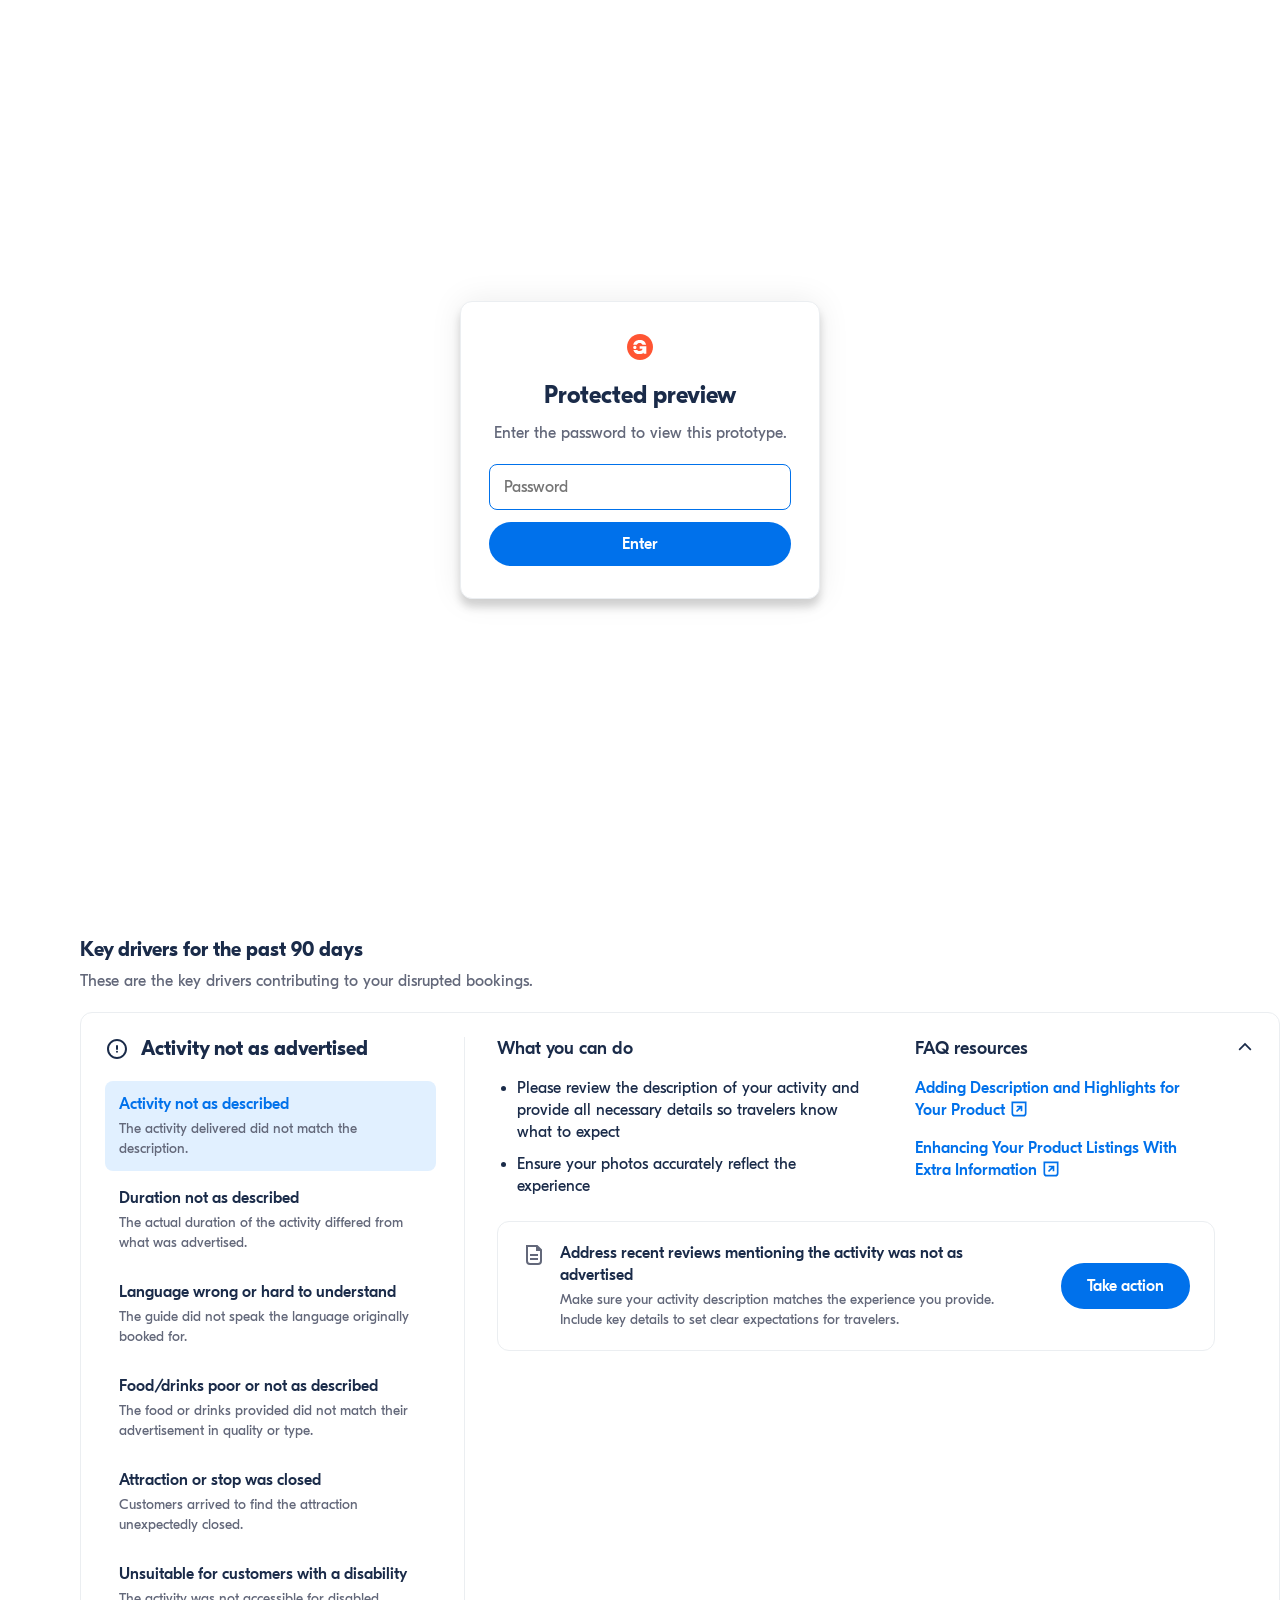
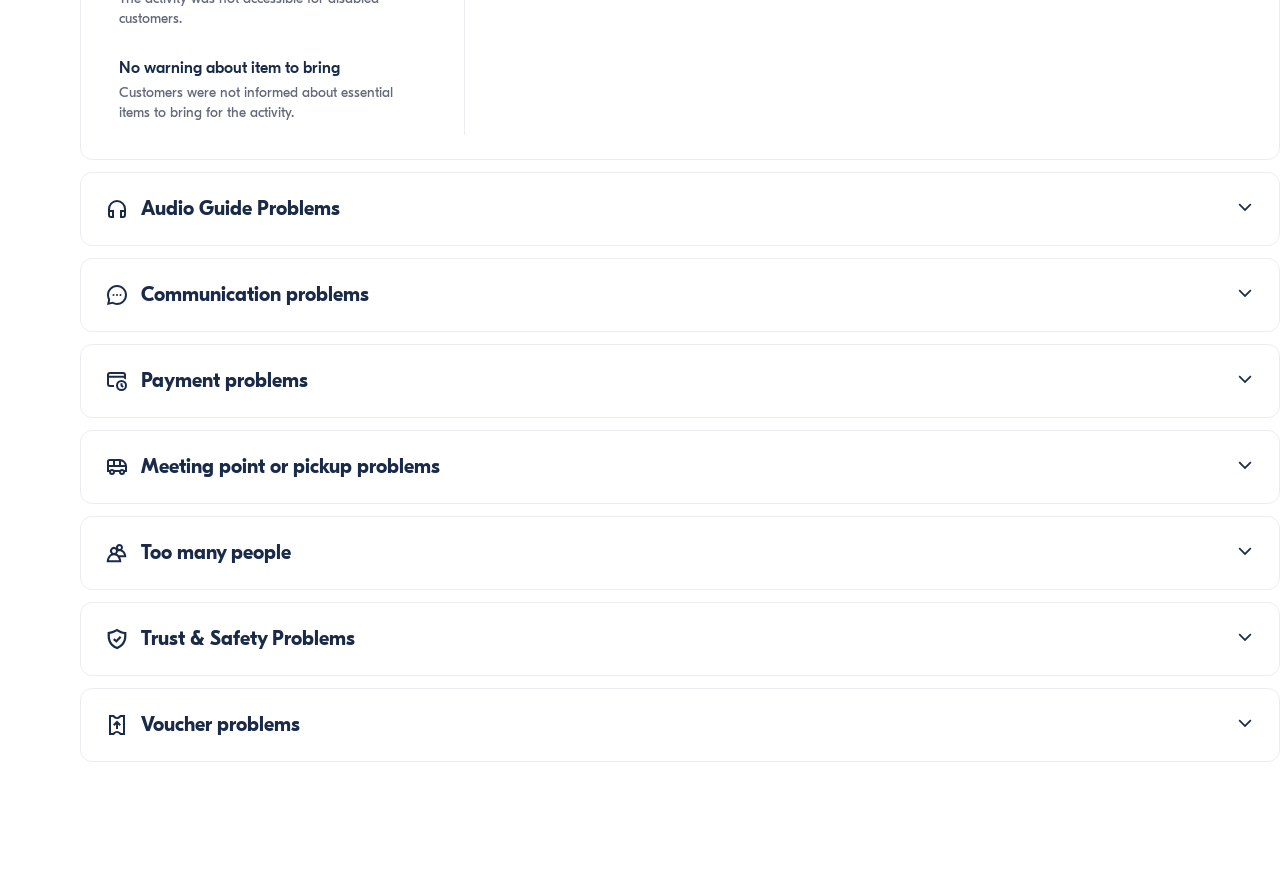
<file: index.html>
<!DOCTYPE html>
<html lang="en">
<head>
  <meta charset="UTF-8">
  <meta name="viewport" content="width=device-width, initial-scale=1.0">
  <title>Performance Hub — Disrupted Bookings · DBR Concept</title>
  <link rel="stylesheet" href="css/tokens.css">
  <link rel="stylesheet" href="css/styles.css">
  <!-- Skip the password gate if already unlocked this session (avoids flash) -->
  <script>try{if(sessionStorage.getItem('dbr-auth')==='1')document.documentElement.className+=' authed';}catch(e){}</script>
</head>
<body>

  <!-- ===================== PASSWORD GATE (cosmetic — see js/auth-gate.js) ===================== -->
  <div id="auth-gate" class="auth-gate">
    <form class="auth-gate__card" id="auth-form">
      <img src="assets/logo-gyg.svg" alt="GetYourGuide" class="auth-gate__logo">
      <h1 class="auth-gate__title">Protected preview</h1>
      <p class="auth-gate__desc">Enter the password to view this prototype.</p>
      <input type="password" id="auth-input" class="auth-gate__input" placeholder="Password" autocomplete="current-password" aria-label="Password">
      <button type="submit" class="auth-gate__btn">Enter</button>
      <p class="auth-gate__error hidden" id="auth-error">Incorrect password. Try again.</p>
    </form>
  </div>

  <!-- ===================== TOP NAV ===================== -->
  <header class="topnav">
    <div style="display:flex;align-items:center;gap:24px;">
      <img src="assets/logo-gyg.svg" alt="GetYourGuide" class="topnav__logo">
    </div>
    <div class="topnav__user" id="supplier-switcher" role="button" tabindex="0"
         aria-haspopup="listbox" aria-expanded="false" aria-label="Switch supplier">
      <div class="topnav__avatar"></div>
      <div class="topnav__user-info">
        <span class="topnav__name" id="supplier-name">Marie</span>
        <span class="topnav__company" id="supplier-company">BusTravel Iceland</span>
      </div>
      <svg class="topnav__chevron" width="16" height="16" viewBox="0 0 16 16" fill="none">
        <path d="M4 6l4 4 4-4" stroke="#858995" stroke-width="1.5" stroke-linecap="round" stroke-linejoin="round"/>
      </svg>
      <ul class="supplier-menu" id="supplier-menu" role="listbox" aria-label="Suppliers" hidden></ul>
    </div>
  </header>

  <!-- ===================== SIDEBAR ===================== -->
  <aside class="sidebar">
    <!-- Products -->
    <button class="sidebar__item" aria-label="Products">
      <svg width="16" height="16" viewBox="0 0 16 16" fill="none">
        <path d="M2 2h5v5H2zM9 2h5v5H9zM2 9h5v5H2zM9 9h5v5H9z" stroke="currentColor" stroke-width="1.3" stroke-linejoin="round"/>
      </svg>
    </button>
    <!-- Create -->
    <button class="sidebar__item" aria-label="Create">
      <svg width="16" height="16" viewBox="0 0 16 16" fill="none">
        <rect x="2" y="2" width="12" height="12" rx="1.5" stroke="currentColor" stroke-width="1.3"/>
        <path d="M8 5v6M5 8h6" stroke="currentColor" stroke-width="1.3" stroke-linecap="round"/>
      </svg>
    </button>
    <!-- Manage -->
    <button class="sidebar__item" aria-label="Manage">
      <svg width="16" height="16" viewBox="0 0 16 16" fill="none">
        <path d="M2 4h12M2 8h12M2 12h12" stroke="currentColor" stroke-width="1.3" stroke-linecap="round"/>
      </svg>
    </button>
    <!-- Bookings -->
    <button class="sidebar__item" aria-label="Bookings">
      <svg width="16" height="16" viewBox="0 0 16 16" fill="none">
        <rect x="2" y="3" width="12" height="11" rx="1.5" stroke="currentColor" stroke-width="1.3"/>
        <path d="M5 2v2M11 2v2M2 7h12" stroke="currentColor" stroke-width="1.3" stroke-linecap="round"/>
      </svg>
    </button>
    <!-- Performance (active) -->
    <button class="sidebar__item sidebar__item--active" aria-label="Performance">
      <svg width="16" height="16" viewBox="0 0 16 16" fill="none">
        <rect x="2" y="9" width="3" height="5" rx="1" fill="currentColor"/>
        <rect x="6.5" y="6" width="3" height="8" rx="1" fill="currentColor"/>
        <rect x="11" y="3" width="3" height="11" rx="1" fill="currentColor"/>
        <circle cx="13" cy="2.5" r="1.5" stroke="currentColor" stroke-width="1.1"/>
        <path d="M3.5 8.5l3.5-3 3 1.5" stroke="currentColor" stroke-width="1.1" stroke-linecap="round" stroke-linejoin="round"/>
      </svg>
    </button>
    <!-- Finance -->
    <button class="sidebar__item" aria-label="Finance">
      <svg width="16" height="16" viewBox="0 0 16 16" fill="none">
        <path d="M8 2v12M5 5.5C5 4.12 6.34 3 8 3s3 1.12 3 2.5c0 1.37-1.34 2.5-3 2.5s-3 1.13-3 2.5C5 11.88 6.34 13 8 13s3-1.12 3-2.5" stroke="currentColor" stroke-width="1.3" stroke-linecap="round"/>
      </svg>
    </button>
    <div class="sidebar__spacer"></div>
    <!-- Settings -->
    <button class="sidebar__item" aria-label="Settings">
      <svg width="16" height="16" viewBox="0 0 16 16" fill="none">
        <path d="M8 10a2 2 0 100-4 2 2 0 000 4z" stroke="currentColor" stroke-width="1.3"/>
        <path d="M13.2 6.4l-.8-1.3-1.5.5a4.6 4.6 0 00-1-.6L9.6 3.5h-1.6L7.7 5a4.6 4.6 0 00-1 .6l-1.5-.5-.8 1.3 1.1 1a5 5 0 000 1.2l-1.1 1 .8 1.3 1.5-.5c.3.23.64.43 1 .6l.3 1.5h1.6l.3-1.5c.36-.17.7-.37 1-.6l1.5.5.8-1.3-1.1-1a5 5 0 000-1.2l1.1-1z" stroke="currentColor" stroke-width="1.3" stroke-linejoin="round"/>
      </svg>
    </button>
  </aside>

  <!-- ===================== MAIN CONTENT ===================== -->
  <main class="page-main">
    <div class="page-inner">

      <!-- BACK LINK -->
      <a href="#" class="back-link">
        <svg width="24" height="24" viewBox="0 0 24 24" fill="none">
          <path d="M19 12H5M12 5l-7 7 7 7" stroke="currentColor" stroke-width="1.5" stroke-linecap="round" stroke-linejoin="round"/>
        </svg>
        Back to Performance
      </a>

      <!-- PAGE TITLE -->
      <h1 class="page-title">Cappadocia: 2-Hour Horseback Ride & 1-Hour ATV Tour Combo</h1>

      <!-- ===================== TABS ===================== -->
      <nav class="perf-tabs" role="tablist">
        <button class="perf-tab" role="tab">Performance overview</button>
        <button class="perf-tab perf-tab--active" role="tab" aria-selected="true">Disrupted bookings</button>
        <button class="perf-tab" role="tab">Competitor report</button>
      </nav>

      <!-- ===================== DISRUPTED BOOKINGS SECTION ===================== -->
      <section class="disrupted-section">

        <div class="disrupted-section__header">
          <div class="disrupted-header__top">
            <h2 class="section-heading">Disrupted bookings</h2>
          </div>

          <p class="disrupted-header__desc">Tracking disrupted bookings is critical because even minor friction points erode customer trust. By identifying and reducing these disruptions, we can improve the overall customer experience and drive higher retention and satisfaction.</p>

          <ul class="disrupted-benefits">
            <li>
              <span class="disrupted-benefits__icon">
                <svg width="24" height="24" viewBox="0 0 24 24" fill="currentColor" aria-hidden="true"><path fill-rule="evenodd" d="m15 9 7 .5-5.25 4.75 1.75 7.25-6.5-3.75-6.5 3.75 1.75-7.25L2 9.5 9 9l3-7zm-4.642 1.908-3.542.253 2.657 2.404-.935 3.874L12 15.44l3.462 1.998-.935-3.874 2.657-2.404-3.542-.253L12 7.078z" clip-rule="evenodd"/></svg>
              </span>
              <span>Customer complaints are 2x more likely to result in 1-3 star reviews</span>
            </li>
            <li>
              <span class="disrupted-benefits__icon">
                <svg width="24" height="24" viewBox="0 0 24 24" fill="currentColor" aria-hidden="true"><path fill-rule="evenodd" d="M4 22h4.875l1.02-1.088a2.885 2.885 0 0 1 4.21 0L15.125 22H20V2h-4.875l-1.02 1.088a2.885 2.885 0 0 1-4.21 0L8.875 2H4zM9.895 3.088 8.436 4.456a4.885 4.885 0 0 0 7.128 0L15.992 4H18v16h-2.008l-.428-.456a4.885 4.885 0 0 0-7.128 0L8.009 20H6V4h2.009l.427.456 1.46-1.368zm.419 12.993 5-7-1.628-1.162-5 7zM15 14.5a1 1 0 1 1-2 0 1 1 0 0 1 2 0m-5-4a1 1 0 1 0 0-2 1 1 0 0 0 0 2" clip-rule="evenodd"/></svg>
              </span>
              <span>Every 0.1 increase in your activity rating can boost conversion by 4%</span>
            </li>
            <li>
              <span class="disrupted-benefits__icon">
                <svg width="24" height="24" viewBox="0 0 24 24" fill="currentColor" aria-hidden="true"><path d="M13 6.585c.539.11 1.026.324 1.415.664.565.494.895 1.229.895 2.206v.24h-1.92l-.012-.227c-.02-.401-.131-.66-.3-.824-.169-.166-.43-.27-.816-.292l-.393.014c-.353.035-.604.142-.764.293-.155.148-.249.36-.249.662 0 .573.394.902 1.093 1.244l.408.178.264.117c.591.26 1.258.552 1.792 1 .633.53 1.087 1.279 1.087 2.431 0 .943-.305 1.73-.876 2.29-.42.413-.972.692-1.624.828V18.5h-2v-1.105c-.656-.146-1.202-.434-1.617-.85-.583-.583-.883-1.395-.883-2.344v-.24h1.912l.019.22c.048.575.213.92.438 1.129.226.209.55.316.986.338l.398-.014c.49-.028.805-.169.996-.364.19-.193.29-.472.29-.845 0-.42-.143-.723-.376-.97-.241-.256-.585-.457-.996-.647l-.001-.001-.407-.193-.144-.062c-.588-.254-1.24-.534-1.75-.969-.572-.486-.97-1.163-.97-2.187 0-.822.26-1.53.774-2.042.345-.345.794-.592 1.331-.73V5.5h2z"/><path fill-rule="evenodd" d="M12 2c5.523 0 10 4.477 10 10s-4.477 10-10 10S2 17.523 2 12 6.477 2 12 2m0 2a8 8 0 1 0 0 16 8 8 0 0 0 0-16" clip-rule="evenodd"/></svg>
              </span>
              <span>Higher ratings lead to more bookings</span>
            </li>
          </ul>
        </div>

        <!-- Date-range control — sits directly above the chart -->
        <div class="disrupted-controls">
          <div class="select-input select-input--lg">
            <span>Last 90 days</span>
            <svg width="16" height="16" viewBox="0 0 16 16" fill="none">
              <path d="M4 6l4 4 4-4" stroke="#858995" stroke-width="1.5" stroke-linecap="round" stroke-linejoin="round"/>
            </svg>
          </div>
        </div>

        <!-- Disrupted booking rate chart card -->
        <div class="dbr-card">
          <div class="dbr-card__top">
            <div class="dbr-card__stat">
              <p class="dbr-card__label">Disrupted booking rate</p>
              <p class="dbr-card__value">2.5% <span class="dbr-tag dbr-tag--risk">At risk</span></p>
              <p class="dbr-card__desc">Calculated by taking the number of bookings with a complaint or negative experience and dividing it by the total number of conducted bookings in a given period.</p>
            </div>
            <span class="dbr-card__range">Jun 20 – July 19 2026</span>
          </div>

          <div class="chart-wrapper">
            <svg viewBox="0 0 1150 230" class="line-chart" aria-label="Disrupted booking rate over the last 30 days, with a recommended maximum of 5%">
              <defs>
                <!-- Clip that keeps only the area above the 5% recommended-max line -->
                <clipPath id="dbr-above-max">
                  <rect x="60" y="20" width="1070" height="80"/>
                </clipPath>
              </defs>
              <!-- Grid lines (y: 0%–10%) -->
              <line x1="60" y1="20"  x2="1130" y2="20"  stroke="#ebeef1" stroke-width="1"/>
              <line x1="60" y1="52"  x2="1130" y2="52"  stroke="#ebeef1" stroke-width="1"/>
              <line x1="60" y1="84"  x2="1130" y2="84"  stroke="#ebeef1" stroke-width="1"/>
              <line x1="60" y1="116" x2="1130" y2="116" stroke="#ebeef1" stroke-width="1"/>
              <line x1="60" y1="148" x2="1130" y2="148" stroke="#ebeef1" stroke-width="1"/>
              <line x1="60" y1="180" x2="1130" y2="180" stroke="#ebeef1" stroke-width="1"/>
              <!-- Y-axis labels -->
              <text x="50" y="24"  text-anchor="end" class="chart-axis">10%</text>
              <text x="50" y="56"  text-anchor="end" class="chart-axis">8%</text>
              <text x="50" y="88"  text-anchor="end" class="chart-axis">6%</text>
              <text x="50" y="120" text-anchor="end" class="chart-axis">4%</text>
              <text x="50" y="152" text-anchor="end" class="chart-axis">2%</text>
              <text x="50" y="184" text-anchor="end" class="chart-axis">0%</text>
              <!-- Amber fill: only where the rate exceeds the 5% recommended max (path drawn by js/chart-render.js) -->
              <path id="dbr-area-path" fill="#fcebc6" clip-path="url(#dbr-above-max)"/>
              <!-- Recommended max line (5%) -->
              <line x1="60" y1="100" x2="1130" y2="100" stroke="#1a2b49" stroke-width="1.5" stroke-dasharray="6 5"/>
              <!-- Disrupted booking rate line (path drawn by js/chart-render.js) -->
              <path id="dbr-line-path" fill="none" stroke="#1a2b49" stroke-width="2.5" stroke-linecap="round" stroke-linejoin="round"/>
              <!-- X-axis labels: rebuilt by js/chart-render.js for the selected date range -->
              <g id="dbr-x-axis"></g>
            </svg>
          </div>
        </div>

      </section><!-- /disrupted-section -->

      <!-- ===================== KEY DRIVERS SECTION ===================== -->
      <section class="key-drivers-section">
        <div>
          <h2 class="section-heading">Key drivers for the past 90 days</h2>
          <p class="section-desc" style="margin-top:8px;">These are the key drivers contributing to your disrupted bookings.</p>
        </div>
        <div class="defect-cards" id="defect-cards"></div>
      </section>

      <!-- Bottom spacer -->
      <div style="height:60px;"></div>

    </div><!-- /page-inner -->
  </main>

  <!-- HELP BUTTON (fixed) -->
  <button class="help-btn" aria-label="Help">
    <svg width="18" height="18" viewBox="0 0 18 18" fill="none">
      <circle cx="9" cy="9" r="7.5" stroke="white" stroke-width="1.5"/>
      <path d="M7 7c0-1.1.9-2 2-2s2 .9 2 2c0 1.1-.9 1.7-1.5 2.2S9 10.2 9 11" stroke="white" stroke-width="1.5" stroke-linecap="round"/>
      <circle cx="9" cy="13.5" r=".75" fill="white"/>
    </svg>
    Help
  </button>

  <script src="js/interactions.js"></script>
  <script src="js/defects-data.js"></script>
  <script src="js/defects-render.js"></script>
  <script src="js/suppliers.js"></script>
  <script src="js/chart-data.js"></script>
  <script src="js/chart-render.js"></script>
  <script src="js/chart-tooltip.js"></script>
  <script src="js/date-range.js"></script>
  <script src="js/auth-gate.js"></script>
</body>
</html>
</file>
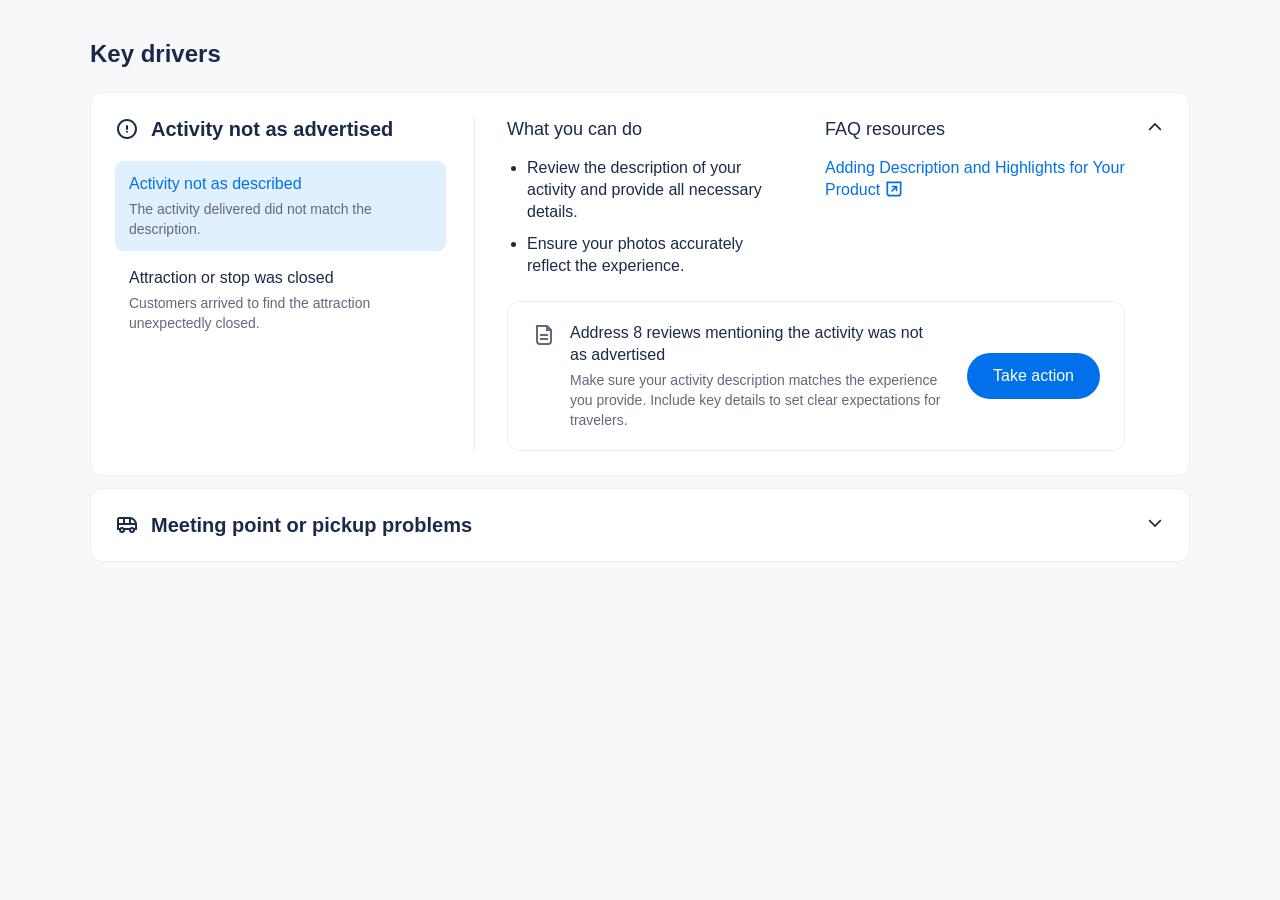
<file: defect-cards/example.html>
<!doctype html>
<html lang="en">
<head>
  <meta charset="utf-8">
  <meta name="viewport" content="width=device-width, initial-scale=1">
  <title>Defect Cards — example</title>
  <link rel="stylesheet" href="defect-cards.css">
  <style>
    body { margin: 0; background: #f7f8fa; font-family: -apple-system, BlinkMacSystemFont, "Segoe UI", Roboto, sans-serif; }
    .wrap { max-width: 1100px; margin: 0 auto; padding: 40px 24px; }
    h1 { color: #1a2b49; font-size: 24px; margin: 0 0 24px; }
  </style>
</head>
<body>
  <div class="wrap">
    <h1>Key drivers</h1>
    <div id="cards"></div>
  </div>

  <script src="sample-data.js"></script>
  <script src="defect-cards.js"></script>
  <script>
    // One call renders everything.
    DefectCards.render("#cards", window.SAMPLE_DEFECTS);
  </script>
</body>
</html>
</file>
<file: css/tokens.css>
@font-face {
  font-family: "GT Eesti Pro Display";
  src: url("../assets/fonts/GT-Eesti-Pro-Display-Regular.woff2") format("woff2");
  font-weight: 400;
  font-style: normal;
  font-display: swap;
}

@font-face {
  font-family: "GT Eesti Pro Display";
  src: url("../assets/fonts/GT-Eesti-Pro-Display-Medium.woff2") format("woff2");
  font-weight: 500;
  font-style: normal;
  font-display: swap;
}

@font-face {
  font-family: "GT Eesti Pro Display";
  src: url("../assets/fonts/GT-Eesti-Pro-Display-Bold.woff2") format("woff2");
  font-weight: 700;
  font-style: normal;
  font-display: swap;
}

:root {
  --gyg-label-primary: #1a2b49;
  --gyg-label-secondary: #63687a;
  --gyg-label-tertiary: #858995;
  --gyg-label-success: #00763d;
  --gyg-interactive-primary: #0071eb;
  --gyg-on-interactive-primary: #ffffff;
  --gyg-background-primary: #ffffff;
  --gyg-background-secondary: #ebeef1;
  --gyg-background-page: #ffffff;
  --gyg-separator-primary: #ebeef1;
  --gyg-border-non-interactive: #ebeef1;
  --gyg-surface-success-weak: #e8f8ef;
  --gyg-border-success: #b8e6cc;
  --gyg-tag-success-bg: #e8f8ef;
  --gyg-tag-success-text: #00763d;
  --gyg-surface-critical-weak: #ffe8ed;
  --gyg-surface-warning-weak: #ffecc1;
  --gyg-tag-critical-text: #b42318;
  --gyg-overlay: rgba(0, 0, 0, 0.4);
  --gyg-brand: #ff5533;

  --font-family: "GT Eesti Pro Display", -apple-system, BlinkMacSystemFont, "Segoe UI", Roboto, sans-serif;
  --font-label: 400 12px/16px var(--font-family);
  --font-caption: 400 14px/20px var(--font-family);
  --font-caption-strong: 500 14px/20px var(--font-family);
  --font-body: 400 16px/22px var(--font-family);
  --font-body-strong: 500 16px/22px var(--font-family);
  --font-title-4: 500 18px/24px var(--font-family);
  --font-title-3: 700 20px/24px var(--font-family);
  --font-title-2: 700 24px/30px var(--font-family);

  --radius-sm: 4px;
  --radius-md: 6px;
  --radius-lg: 8px;
  --radius-pill: 32px;
  --shadow-popover: 0 2px 4px rgba(0, 0, 0, 0.1), 0 4px 6px rgba(0, 0, 0, 0.06);
  --shadow-modal: 0 0 32px rgba(0, 0, 0, 0.08), 0 8px 8px rgba(0, 0, 0, 0.16);
}

*, *::before, *::after { box-sizing: border-box; }

body {
  margin: 0;
  font: var(--font-body);
  color: var(--gyg-label-primary);
  background: var(--gyg-background-page);
}

button { font: inherit; cursor: pointer; }

a { color: var(--gyg-interactive-primary); text-decoration: none; }

a:hover { text-decoration: underline; }

.sr-only {
  position: absolute;
  width: 1px;
  height: 1px;
  padding: 0;
  margin: -1px;
  overflow: hidden;
  clip: rect(0, 0, 0, 0);
  white-space: nowrap;
  border: 0;
}
</file>
<file: css/styles.css>
/* ============================================================
   PORTAL SHELL
   ============================================================ */

html { min-width: 1440px; }

/* Top nav */
.topnav {
  position: fixed;
  top: 0; left: 0; right: 0;
  height: 60px;
  background: var(--gyg-background-primary);
  border-bottom: 1px solid var(--gyg-border-non-interactive);
  display: flex;
  align-items: center;
  justify-content: space-between;
  padding: 0 16px;
  z-index: 100;
}
.topnav__logo { height: 32px; }
.topnav__user {
  display: flex;
  align-items: center;
  gap: 8px;
  padding: 8px;
  border-radius: 8px;
  cursor: pointer;
}
.topnav__avatar {
  width: 24px; height: 24px;
  border-radius: 50%;
  background: linear-gradient(135deg, #c7d2fe, #818cf8);
}
.topnav__user-info { display: flex; flex-direction: column; }
.topnav__name { font: var(--font-caption-strong); color: var(--gyg-label-primary); }
.topnav__company { font: var(--font-label); color: var(--gyg-label-secondary); }
.topnav__chevron { color: var(--gyg-label-tertiary); }

/* Sidebar */
.sidebar {
  position: fixed;
  top: 60px; left: 0;
  width: 56px;
  height: calc(100vh - 60px);
  background: var(--gyg-background-primary);
  border-right: 1px solid var(--gyg-border-non-interactive);
  display: flex;
  flex-direction: column;
  align-items: center;
  padding: 12px 4px;
  gap: 4px;
  z-index: 90;
}
.sidebar__item {
  width: 32px; height: 32px;
  border: none;
  background: none;
  border-radius: 8px;
  display: flex;
  align-items: center;
  justify-content: center;
  color: var(--gyg-label-tertiary);
  cursor: pointer;
  transition: background 0.15s;
}
.sidebar__item:hover { background: var(--gyg-background-secondary); }
.sidebar__item--active {
  background: var(--gyg-background-secondary);
  color: var(--gyg-label-primary);
}
.sidebar__spacer { flex: 1; }

/* ============================================================
   PAGE LAYOUT
   ============================================================ */

.page-main {
  margin-left: 56px;
  margin-top: 60px;
  padding: 24px;
  min-height: calc(100vh - 60px);
  background: var(--gyg-background-page);
}
.page-inner {
  max-width: 1200px;
  display: flex;
  flex-direction: column;
  gap: 40px;
}

/* ============================================================
   PAGE HEADER
   ============================================================ */

.back-link {
  display: inline-flex;
  align-items: center;
  gap: 6px;
  font: var(--font-body);
  color: var(--gyg-interactive-primary);
  margin-bottom: -24px;
}
.back-link:hover { text-decoration: underline; }

.page-title {
  font-size: 36px;
  font-weight: 700;
  line-height: 44px;
  color: var(--gyg-label-primary);
  margin: 0;
}

/* ============================================================
   PERFORMANCE SECTION
   ============================================================ */

.perf-section { display: flex; flex-direction: column; gap: 24px; }

.perf-section__header {
  display: flex;
  align-items: flex-start;
  justify-content: space-between;
}
.section-title {
  font: var(--font-title-3);
  color: var(--gyg-label-primary);
  margin: 0 0 4px;
}
.section-subtitle {
  font: var(--font-body);
  color: var(--gyg-label-tertiary);
  margin: 0;
}

.perf-controls {
  display: flex;
  align-items: center;
  gap: 16px;
}
.toggle-label {
  display: flex;
  align-items: center;
  gap: 8px;
  cursor: pointer;
  font: var(--font-body);
  color: var(--gyg-label-primary);
  white-space: nowrap;
}
.toggle-switch {
  width: 48px; height: 28px;
  background: #d1d5db;
  border-radius: 30px;
  position: relative;
  flex-shrink: 0;
  transition: background 0.2s;
}
.toggle-switch.on { background: var(--gyg-interactive-primary); }
.toggle-handle {
  position: absolute;
  top: 4px; left: 4px;
  width: 20px; height: 20px;
  background: white;
  border-radius: 50%;
  transition: left 0.2s;
}
.toggle-switch.on .toggle-handle { left: 24px; }

.select-input {
  display: flex;
  align-items: center;
  justify-content: space-between;
  gap: 8px;
  border: 1px solid #6b7280;
  border-radius: 8px;
  padding: 8px 12px 8px 12px;
  min-width: 160px;
  cursor: pointer;
  font: var(--font-body);
  color: var(--gyg-label-secondary);
  background: white;
  box-shadow: 0 1px 1px rgba(18,18,23,0.05);
}
.select-input svg { flex-shrink: 0; }

/* Metrics bar */
.metrics-bar {
  display: flex;
  align-items: flex-start;
  gap: 0;
}
.metric {
  display: flex;
  flex-direction: column;
  gap: 8px;
  padding: 8px 64px 8px 0;
}
.metric__label {
  display: flex;
  align-items: center;
  gap: 4px;
  font: var(--font-body);
  color: var(--gyg-label-tertiary);
  white-space: nowrap;
}
.metric__value {
  display: flex;
  align-items: center;
  gap: 8px;
  font: var(--font-title-3);
  color: var(--gyg-label-primary);
  white-space: nowrap;
}
.metric__link {
  font: var(--font-body-strong);
  font-size: 16px;
}

/* Info icon button */
.info-btn {
  border: none;
  background: none;
  padding: 0;
  cursor: pointer;
  display: inline-flex;
  align-items: center;
  color: var(--gyg-label-tertiary);
  opacity: 0.7;
  transition: opacity 0.15s;
}
.info-btn:hover { opacity: 1; }

/* Chart tabs */
.chart-tabs {
  display: flex;
  align-items: center;
  border: 1px solid var(--gyg-border-non-interactive);
  border-radius: 4px 8px 8px 4px;
  overflow: hidden;
  width: fit-content;
}
.chart-tab {
  border: none;
  border-right: 1px solid var(--gyg-border-non-interactive);
  background: white;
  padding: 8px 16px;
  font: var(--font-body-strong);
  color: var(--gyg-label-tertiary);
  cursor: pointer;
  transition: background 0.15s, color 0.15s;
  white-space: nowrap;
}
.chart-tab:last-child { border-right: none; }
.chart-tab:hover { color: var(--gyg-label-primary); }
.chart-tab--active {
  background: var(--gyg-interactive-primary);
  color: white;
}

/* Chart card */
.chart-card {
  border: 1px solid var(--gyg-border-non-interactive);
  border-radius: 12px;
  padding: 24px;
  background: white;
  display: flex;
  flex-direction: column;
  gap: 16px;
}
.chart-card__title {
  font: var(--font-body-strong);
  color: var(--gyg-label-primary);
  margin: 0;
}
.chart-card__subtitle {
  font: var(--font-body);
  color: var(--gyg-label-secondary);
  margin: -12px 0 0;
}
.chart-wrapper { width: 100%; overflow: hidden; }
.line-chart { width: 100%; display: block; }

text.chart-axis {
  font-family: var(--font-family);
  font-size: 12px;
  fill: #7c8db5;
}

/* ============================================================
   QUALITY INSIGHTS SECTION  ← NEW
   ============================================================ */

.quality-section { display: flex; flex-direction: column; gap: 20px; }

.section-heading {
  font: var(--font-title-3);
  color: var(--gyg-label-primary);
  margin: 0;
}
.section-desc {
  font: var(--font-body);
  color: var(--gyg-label-secondary);
  margin: -12px 0 0;
}

/* Quality score card */
.quality-score-card {
  border: 1px solid var(--gyg-border-non-interactive);
  border-radius: 12px;
  padding: 24px;
  background: white;
  display: flex;
  flex-direction: column;
  gap: 20px;
}
.quality-score-card__top {
  display: flex;
  align-items: flex-start;
  justify-content: space-between;
}
.qs-label-row {
  display: flex;
  align-items: center;
  gap: 6px;
  font: var(--font-body);
  color: var(--gyg-label-secondary);
  position: relative;
}
.qs-label-text { font: var(--font-body-strong); color: var(--gyg-label-primary); }

/* Tooltip popover */
.qs-tooltip {
  position: absolute;
  top: calc(100% + 8px);
  left: 0;
  width: 360px;
  background: var(--gyg-label-primary);
  color: white;
  font: var(--font-caption);
  line-height: 20px;
  padding: 12px 16px;
  border-radius: var(--radius-lg);
  box-shadow: var(--shadow-popover);
  z-index: 50;
  pointer-events: none;
}
.qs-tooltip::before {
  content: '';
  position: absolute;
  top: -6px; left: 16px;
  width: 12px; height: 6px;
  background: var(--gyg-label-primary);
  clip-path: polygon(50% 0%, 0% 100%, 100% 100%);
}

.qs-stat-row {
  display: flex;
  align-items: baseline;
  gap: 12px;
  margin-top: 4px;
}
.qs-value {
  font-size: 36px;
  font-weight: 700;
  line-height: 44px;
  color: var(--gyg-label-primary);
}
.qs-period {
  font: var(--font-body);
  color: var(--gyg-label-tertiary);
}
.qs-trend-badge {
  display: inline-flex;
  align-items: center;
  gap: 4px;
  font: var(--font-caption-strong);
  color: #b42318;
  background: #ffe8ed;
  padding: 2px 8px;
  border-radius: 4px;
  margin-left: 4px;
}

/* Quality chart: blue line (upward = worse, shown clearly as trend) */
.quality-chart-line { stroke: var(--gyg-interactive-primary); }
.quality-chart-area { fill: rgba(0, 113, 235, 0.07); }

/* ============================================================
   TOP ISSUES
   ============================================================ */

.subsection-heading {
  font-size: 18px;
  font-weight: 700;
  line-height: 24px;
  color: var(--gyg-label-primary);
  margin: 4px 0 0;
}

/* Defect driver cards */
.defect-stack { display: flex; flex-direction: column; gap: 0; }

.defect-card {
  background: white;
  border: 1px solid var(--gyg-border-non-interactive);
  border-left: 3px solid #f59e0b;
  border-radius: var(--radius-sm);
  padding: 20px;
  display: flex;
  align-items: flex-start;
  gap: 16px;
  margin-bottom: 0;
}
.defect-card + .defect-card { border-top: none; border-radius: 0 0 var(--radius-sm) var(--radius-sm); }
.defect-card:first-child { border-radius: var(--radius-sm) var(--radius-sm) 0 0; }
.defect-card:last-child { border-radius: 0 0 var(--radius-sm) var(--radius-sm); }
.defect-card:only-child { border-radius: var(--radius-sm); }

/* When a defect card is followed by a linked-ra-wrapper, don't round its bottom */
.defect-card.has-linked-ra { border-radius: var(--radius-sm) var(--radius-sm) 0 0; margin-bottom: 0; }

.defect-rank {
  width: 28px; height: 28px;
  border-radius: 50%;
  background: var(--gyg-background-secondary);
  color: var(--gyg-label-secondary);
  font: var(--font-caption-strong);
  display: flex;
  align-items: center;
  justify-content: center;
  flex-shrink: 0;
  margin-top: 2px;
}

.defect-body { flex: 1; display: flex; flex-direction: column; gap: 8px; }
.defect-category-row {
  display: flex;
  align-items: center;
  gap: 8px;
}
.defect-category {
  font-size: 18px;
  font-weight: 700;
  line-height: 24px;
  color: var(--gyg-label-primary);
}
.defect-desc {
  font: var(--font-body);
  color: var(--gyg-label-primary);
  margin: 0;
}
.defect-footer {
  display: flex;
  align-items: center;
  justify-content: space-between;
  flex-wrap: wrap;
  gap: 8px;
}
.defect-detail-toggle {
  border: none;
  background: none;
  padding: 0;
  font: var(--font-body);
  color: var(--gyg-interactive-primary);
  cursor: pointer;
  display: flex;
  align-items: center;
  gap: 4px;
}
.defect-detail-toggle:hover { text-decoration: underline; }
.defect-detail-toggle svg { transition: transform 0.2s; }
.defect-detail-toggle.open svg { transform: rotate(90deg); }

/* Expandable detail */
.defect-detail {
  background: #fafbfc;
  border-top: 1px solid var(--gyg-border-non-interactive);
  padding: 16px 20px 16px 64px;
  font: var(--font-body);
  color: var(--gyg-label-secondary);
  line-height: 22px;
}
.defect-detail p { margin: 0 0 8px; }
.defect-detail p:last-child { margin-bottom: 0; }

/* Linked RA wrapper */
.linked-ra-wrapper {
  border: 1px solid var(--gyg-border-non-interactive);
  border-top: none;
  border-left: 3px solid #f59e0b;
  border-radius: 0 0 var(--radius-sm) var(--radius-sm);
  margin-bottom: 12px;
  background: #fffbf2;
}
.linked-ra-label {
  display: flex;
  align-items: center;
  gap: 6px;
  font: var(--font-caption-strong);
  color: #92400e;
  padding: 10px 20px 0 20px;
}
.linked-ra-label svg { flex-shrink: 0; }

/* ============================================================
   RECOMMENDED ACTION CARDS  (shared — existing + linked)
   ============================================================ */

.ra-card {
  background: white;
  border: 1px solid var(--gyg-border-non-interactive);
  border-radius: var(--radius-sm);
  padding: 20px;
  display: flex;
  align-items: center;
  gap: 32px;
}

/* When inside linked-ra-wrapper, no outer border (wrapper provides it) */
.linked-ra-wrapper .ra-card {
  border: none;
  background: transparent;
  border-radius: 0;
  padding: 12px 20px 16px 20px;
}

.ra-card__content {
  flex: 1;
  display: flex;
  align-items: flex-start;
  gap: 8px;
  min-width: 0;
}
.ra-card__icon { flex-shrink: 0; color: var(--gyg-label-tertiary); margin-top: 2px; }
.ra-card__text { flex: 1; display: flex; flex-direction: column; gap: 8px; min-width: 0; }
.ra-card__title {
  font-size: 18px;
  font-weight: 700;
  line-height: 24px;
  color: var(--gyg-label-primary);
  margin: 0;
}
.ra-card__body {
  font: var(--font-body);
  color: var(--gyg-label-primary);
  margin: 0;
}

.ra-card__actions {
  display: flex;
  align-items: center;
  gap: 16px;
  flex-shrink: 0;
}

/* Buttons */
.btn-primary {
  background: var(--gyg-interactive-primary);
  color: white;
  border: 2px solid var(--gyg-interactive-primary);
  border-radius: var(--radius-pill);
  padding: 10px 24px;
  font: var(--font-body-strong);
  cursor: pointer;
  white-space: nowrap;
  width: 160px;
  text-align: center;
  transition: opacity 0.15s;
}
.btn-primary:hover { opacity: 0.88; }

.btn-dismiss {
  border: none;
  background: none;
  cursor: pointer;
  color: var(--gyg-label-tertiary);
  padding: 4px;
  display: flex;
  align-items: center;
  transition: color 0.15s;
}
.btn-dismiss:hover { color: var(--gyg-label-primary); }

/* ============================================================
   GROW SECTION  (existing RA block)
   ============================================================ */

.grow-section { display: flex; flex-direction: column; gap: 16px; }

/* ============================================================
   HELP BUTTON (fixed)
   ============================================================ */

.help-btn {
  position: fixed;
  bottom: 30px; right: 30px;
  background: var(--gyg-label-primary);
  color: white;
  border: none;
  border-radius: var(--radius-pill);
  padding: 11px 20px;
  font: var(--font-body-strong);
  cursor: pointer;
  display: flex;
  align-items: center;
  gap: 8px;
  z-index: 200;
}

/* ============================================================
   UTILITIES
   ============================================================ */

.hidden { display: none !important; }

/* ============================================================
   CATEGORY DEFECT CARDS  (data-driven — see js/defects-*.js)
   ============================================================ */

.defect-cards { display: flex; flex-direction: column; gap: 12px; }
.defect-cards__empty {
  background: white;
  border: 1px solid var(--gyg-border-non-interactive);
  border-radius: 12px;
  padding: 32px 24px;
  font: var(--font-body);
  color: var(--gyg-label-secondary);
  text-align: center;
}

.category-card {
  background: white;
  border: 1px solid var(--gyg-border-non-interactive);
  border-radius: 12px;
  overflow: hidden;
}

/* Body layout: [ left: title + defect rail ] | [ right: chevron + content ] */
.category-card__body {
  display: grid;
  grid-template-columns: minmax(280px, 360px) 1fr;
  gap: 32px;
  padding: 24px;
}

/* LEFT column */
.cc-left {
  display: flex;
  flex-direction: column;
  gap: 20px;
  border-right: 1px solid var(--gyg-separator-primary);
  padding-right: 28px;
}
.cc-left__head {
  display: flex;
  align-items: center;
  gap: 12px;
  background: none;
  border: none;
  text-align: left;
  padding: 0;
  cursor: pointer;
  color: var(--gyg-label-primary);
}
.cc-icon { display: inline-flex; color: var(--gyg-label-primary); flex-shrink: 0; }
.cc-title { font: var(--font-title-3); color: var(--gyg-label-primary); }

/* Defect selector rail */
.defect-nav { display: flex; flex-direction: column; gap: 4px; }
.defect-nav-item {
  display: flex;
  flex-direction: column;
  gap: 4px;
  width: 100%;
  text-align: left;
  padding: 12px 14px;
  background: transparent;
  border: none;
  border-radius: var(--radius-lg);
  cursor: pointer;
  transition: background 0.15s ease;
}
.defect-nav-item:hover { background: var(--gyg-background-secondary); }
.defect-nav-item.is-active { background: #e1f0ff; }
.defect-nav-item__title { font: var(--font-body-strong); color: var(--gyg-label-primary); }
.defect-nav-item.is-active .defect-nav-item__title { color: var(--gyg-interactive-primary); }
.defect-nav-item__desc { font: var(--font-caption); color: var(--gyg-label-secondary); }

/* RIGHT column */
.cc-right { position: relative; min-width: 0; }
.cc-collapse {
  position: absolute;
  top: 0; right: 0;
  background: none;
  border: none;
  cursor: pointer;
  color: var(--gyg-label-primary);
  padding: 0;
  display: inline-flex;
}
.category-card__chevron { transition: transform 0.2s ease; }
.category-card.is-collapsed .category-card__chevron { transform: rotate(180deg); }
.cc-content { display: flex; flex-direction: column; gap: 24px; padding-right: 40px; }

/* Collapsed: keep only the title (left) and chevron (right) on one row */
.category-card.is-collapsed .defect-nav,
.category-card.is-collapsed .cc-content { display: none; }
.category-card.is-collapsed .cc-left { border-right: none; padding-right: 0; gap: 0; }

/* Content row: "What you can do" + optional "FAQ resources" */
.dp-top { display: flex; gap: 48px; align-items: flex-start; }
.dp-advice { flex: 1 1 auto; min-width: 0; }
.dp-faq { flex: 0 0 300px; }
.dp-heading { font: var(--font-title-4); color: var(--gyg-label-primary); margin: 0 0 16px; }

.wycd-list { margin: 0; padding-left: 20px; display: flex; flex-direction: column; gap: 10px; }
.wycd-list li { font: var(--font-body); color: var(--gyg-label-primary); }
.dp-empty { font: var(--font-body); color: var(--gyg-label-secondary); margin: 0; }

.faq-list { list-style: none; margin: 0; padding: 0; display: flex; flex-direction: column; gap: 16px; }
.faq-list a { font: var(--font-body-strong); color: var(--gyg-interactive-primary); }
.faq-list a svg { display: inline-block; vertical-align: -0.25em; margin-left: 4px; }

/* Recommended-action card (bottom) */
.dp-ra { display: flex; flex-direction: column; gap: 12px; }
.dp-ra-card {
  border: 1px solid var(--gyg-border-non-interactive);
  border-radius: 12px;
  padding: 20px 24px;
  display: flex;
  align-items: center;
  justify-content: space-between;
  gap: 24px;
}
.dp-ra-card__main { display: flex; align-items: flex-start; gap: 14px; min-width: 0; }
.dp-ra-card__icon { color: var(--gyg-label-secondary); flex-shrink: 0; display: inline-flex; margin-top: 1px; }
.dp-ra-card__title { font: var(--font-body-strong); color: var(--gyg-label-primary); margin: 0; }
.dp-ra-card__desc { font: var(--font-caption); color: var(--gyg-label-secondary); margin: 4px 0 0; max-width: 620px; }
.dp-ra-card__btn { flex-shrink: 0; width: auto; }

/* Bottom CTA button row (only when no RA card) */
.dp-actions { display: flex; gap: 12px; flex-wrap: wrap; }
.btn-secondary {
  background: white;
  color: var(--gyg-interactive-primary);
  border: 2px solid var(--gyg-interactive-primary);
  border-radius: var(--radius-pill);
  padding: 8px 22px;
  font: var(--font-body-strong);
  cursor: pointer;
  white-space: nowrap;
  transition: background 0.15s;
}
.btn-secondary:hover { background: #e1f0ff; }
.dp-actions .btn-primary { width: auto; }

/* Supplier switcher menu (top-nav user element) */
.topnav__user { position: relative; cursor: pointer; user-select: none; }
.topnav__user.is-open .topnav__chevron { transform: rotate(180deg); }
.topnav__chevron { transition: transform 0.2s ease; }
.supplier-menu {
  position: absolute;
  top: calc(100% + 8px);
  right: 0;
  min-width: 240px;
  background: white;
  border: 1px solid var(--gyg-border-non-interactive);
  border-radius: 12px;
  box-shadow: 0 8px 24px rgba(0,0,0,0.12);
  list-style: none;
  margin: 0;
  padding: 6px;
  z-index: 300;
}
.supplier-menu[hidden] { display: none; }
.supplier-menu__item {
  display: flex;
  flex-direction: column;
  gap: 2px;
  padding: 10px 12px;
  border-radius: 8px;
  cursor: pointer;
}
.supplier-menu__item:hover { background: var(--gyg-background-secondary); }
.supplier-menu__item[aria-selected="true"] { background: #e1f0ff; }
.supplier-menu__name { font: var(--font-caption-strong); color: var(--gyg-label-primary); }
.supplier-menu__company { font: var(--font-label); color: var(--gyg-label-secondary); }

/* ============================================================
   DISRUPTED BOOKINGS  (matches Performance Hub – Q3-26 Figma)
   ============================================================ */

/* Tabs */
.perf-tabs {
  display: flex;
  gap: 32px;
  border-bottom: 2px solid #dcdfe4;
  /* Pull up to offset the .page-inner flex gap so the tabs sit closer to the title */
  margin: -24px 0 4px;
}
.perf-tab {
  background: none;
  border: none;
  padding: 12px 2px;
  margin-bottom: -2px;
  font: var(--font-body-strong);
  color: var(--gyg-label-secondary);
  border-bottom: 2px solid transparent;
}
.perf-tab:hover { color: var(--gyg-label-primary); }
.perf-tab--active { color: var(--gyg-interactive-primary); border-bottom-color: var(--gyg-interactive-primary); }

/* Section wrappers */
.disrupted-section { display: flex; flex-direction: column; gap: 20px;}
.disrupted-section__header { display: flex; flex-direction: column; gap: 16px; }
.disrupted-header__top { display: flex; align-items: center; justify-content: space-between; gap: 16px; }
.disrupted-controls { display: flex; gap: 12px; justify-content: flex-end; margin-bottom: -8px; }
.disrupted-header__desc {
  font: var(--font-body);
  color: var(--gyg-label-secondary);
  margin: 0;
  max-width: 1100px;
}
.disrupted-benefits {
  list-style: none;
  margin: 4px 0 0;
  padding: 0;
  display: grid;
  grid-template-columns: repeat(3, minmax(0, 1fr));
  gap: 24px;
}
.disrupted-benefits li {
  display: flex;
  align-items: flex-start;
  gap: 12px;
  font: var(--font-body-strong);
  color: var(--gyg-label-primary);
}
.disrupted-benefits__icon { flex-shrink: 0; display: inline-flex; color: var(--gyg-label-primary); }
.select-input--lg { min-width: 200px; border-color: #dcdfe4; }

/* Interactive select dropdown */
.select-input--interactive { position: relative; }
.select-input--interactive svg { transition: transform 0.15s ease; }
.select-input.is-open { border-color: var(--gyg-interactive-primary); }
.select-input.is-open svg { transform: rotate(180deg); }
.select-menu {
  position: absolute;
  top: calc(100% + 6px);
  left: 0;
  right: 0;
  background: #fff;
  border: 1px solid var(--gyg-border-non-interactive);
  border-radius: var(--radius-lg);
  box-shadow: var(--shadow-popover);
  list-style: none;
  margin: 0;
  padding: 6px;
  z-index: 40;
}
.select-menu__item {
  padding: 8px 12px;
  border-radius: var(--radius-sm);
  font: var(--font-body);
  color: var(--gyg-label-primary);
  cursor: pointer;
  white-space: nowrap;
}
.select-menu__item:hover { background: var(--gyg-background-secondary); }
.select-menu__item.is-active { color: var(--gyg-interactive-primary); font: var(--font-body-strong); }

/* Disrupted booking rate card */
.dbr-card {
  border: 1px solid var(--gyg-border-non-interactive);
  border-radius: 12px;
  padding: 24px 28px;
  background: white;
  display: flex;
  flex-direction: column;
  gap: 12px;
}
.dbr-card__top { display: flex; align-items: flex-start; justify-content: space-between; gap: 24px; }
.dbr-card__stat { display: flex; flex-direction: column; }
.dbr-card__label { font: var(--font-body-strong); color: var(--gyg-label-primary); margin: 0; }
.dbr-card__value { font: var(--font-title-2); color: var(--gyg-label-primary); margin: 4px 0 8px; display: flex; align-items: center; gap: 8px; }
.dbr-tag {
  display: inline-flex;
  align-items: center;
  font: var(--font-caption-strong);
  padding: 2px 10px;
  border-radius: var(--radius-pill);
}
.dbr-tag--risk { background: var(--gyg-surface-warning-weak); color: #92400e; }

/* Chart hover tooltip */
.chart-tt {
  position: absolute;
  z-index: 20;
  pointer-events: none;
  background: #fff;
  border: 1px solid var(--gyg-border-non-interactive);
  border-radius: var(--radius-lg);
  box-shadow: var(--shadow-popover);
  padding: 12px 14px;
  min-width: 132px;
}
.chart-tt__date { font: var(--font-caption); color: var(--gyg-label-tertiary); }
.chart-tt__value { font: var(--font-title-4); color: var(--gyg-label-primary); margin-top: 2px; }
.chart-tt__label { font: var(--font-caption); color: var(--gyg-label-tertiary); margin-top: 10px; }
.chart-tt__max { font: var(--font-body-strong); color: var(--gyg-label-primary); margin-top: 2px; }
.dbr-card__desc { font: var(--font-caption); color: var(--gyg-label-secondary); margin: 0; max-width: 920px; }
.dbr-card__range { font: var(--font-caption); color: var(--gyg-label-tertiary); white-space: nowrap; margin-top: 2px; }

/* Key drivers */
.key-drivers-section { display: flex; flex-direction: column; gap: 20px; margin-top: 8px; }

/* ============================================================
   PASSWORD GATE (cosmetic — see js/auth-gate.js)
   ============================================================ */
.auth-gate {
  position: fixed;
  inset: 0;
  z-index: 1000;
  background: var(--gyg-background-page);
  display: flex;
  align-items: center;
  justify-content: center;
  padding: 24px;
}
.authed .auth-gate { display: none; }
.auth-gate__card {
  width: 100%;
  max-width: 360px;
  display: flex;
  flex-direction: column;
  gap: 12px;
  text-align: center;
  background: #fff;
  border: 1px solid var(--gyg-border-non-interactive);
  border-radius: 12px;
  padding: 32px 28px;
  box-shadow: var(--shadow-modal);
}
.auth-gate__logo { height: 26px; width: auto; margin: 0 auto 8px; }
.auth-gate__title { font: var(--font-title-2); color: var(--gyg-label-primary); margin: 0; }
.auth-gate__desc { font: var(--font-body); color: var(--gyg-label-secondary); margin: 0 0 8px; }
.auth-gate__input {
  font: var(--font-body);
  color: var(--gyg-label-primary);
  padding: 11px 14px;
  border: 1px solid #dcdfe4;
  border-radius: 8px;
  width: 100%;
}
.auth-gate__input:focus { outline: none; border-color: var(--gyg-interactive-primary); }
.auth-gate__btn {
  background: var(--gyg-interactive-primary);
  color: #fff;
  border: none;
  border-radius: var(--radius-pill);
  padding: 11px 22px;
  font: var(--font-body-strong);
}
.auth-gate__btn:hover { opacity: 0.9; }
.auth-gate__error { font: var(--font-caption-strong); color: var(--gyg-tag-critical-text); margin: 4px 0 0; }
</file>
<file: defect-cards/defect-cards.css>
/* ============================================================
   DEFECT CARDS — portable styles (GYG design)
   Self-contained: bundles the GYG design tokens the cards use.
   If the host page already defines these --gyg-* / --font-* / --radius-*
   variables, the values here are identical and harmless.

   Fonts: these tokens reference "GT Eesti Pro Display". If the host page
   ships the GYG webfont, cards match exactly; otherwise they fall back to
   the system sans-serif stack below.
   ============================================================ */
:root {
  --gyg-label-primary: #1a2b49;
  --gyg-label-secondary: #63687a;
  --gyg-interactive-primary: #0071eb;
  --gyg-background-secondary: #ebeef1;
  --gyg-separator-primary: #ebeef1;
  --gyg-border-non-interactive: #ebeef1;

  --font-family: "GT Eesti Pro Display", -apple-system, BlinkMacSystemFont, "Segoe UI", Roboto, sans-serif;
  --font-caption: 400 14px/20px var(--font-family);
  --font-body: 400 16px/22px var(--font-family);
  --font-body-strong: 500 16px/22px var(--font-family);
  --font-title-4: 500 18px/24px var(--font-family);
  --font-title-3: 700 20px/24px var(--font-family);

  --radius-lg: 8px;
  --radius-pill: 32px;
}

/* Box sizing for the card subtree (safe if the host already sets this) */
.defect-cards, .defect-cards *, .defect-cards *::before, .defect-cards *::after { box-sizing: border-box; }

/* Shared button used by the Recommended Action + CTA row */
.defect-cards .btn-primary {
  background: var(--gyg-interactive-primary);
  color: #fff;
  border: 2px solid var(--gyg-interactive-primary);
  border-radius: var(--radius-pill);
  padding: 10px 24px;
  font: var(--font-body-strong);
  cursor: pointer;
  white-space: nowrap;
  text-align: center;
  transition: opacity 0.15s;
}
.defect-cards .btn-primary:hover { opacity: 0.88; }

/* ---- Cards ---- */
.defect-cards { display: flex; flex-direction: column; gap: 12px; }
.defect-cards__empty {
  background: #fff;
  border: 1px solid var(--gyg-border-non-interactive);
  border-radius: 12px;
  padding: 32px 24px;
  font: var(--font-body);
  color: var(--gyg-label-secondary);
  text-align: center;
}

.category-card {
  background: #fff;
  border: 1px solid var(--gyg-border-non-interactive);
  border-radius: 12px;
  overflow: hidden;
}

/* Body layout: [ left: title + defect rail ] | [ right: chevron + content ] */
.category-card__body {
  display: grid;
  grid-template-columns: minmax(280px, 360px) 1fr;
  gap: 32px;
  padding: 24px;
}

/* LEFT column */
.cc-left {
  display: flex;
  flex-direction: column;
  gap: 20px;
  border-right: 1px solid var(--gyg-separator-primary);
  padding-right: 28px;
}
.cc-left__head {
  display: flex;
  align-items: center;
  gap: 12px;
  background: none;
  border: none;
  text-align: left;
  padding: 0;
  cursor: pointer;
  color: var(--gyg-label-primary);
}
.cc-icon { display: inline-flex; color: var(--gyg-label-primary); flex-shrink: 0; }
.cc-title { font: var(--font-title-3); color: var(--gyg-label-primary); }

/* Defect selector rail */
.defect-nav { display: flex; flex-direction: column; gap: 4px; }
.defect-nav-item {
  display: flex;
  flex-direction: column;
  gap: 4px;
  width: 100%;
  text-align: left;
  padding: 12px 14px;
  background: transparent;
  border: none;
  border-radius: var(--radius-lg);
  cursor: pointer;
  transition: background 0.15s ease;
}
.defect-nav-item:hover { background: var(--gyg-background-secondary); }
.defect-nav-item.is-active { background: #e1f0ff; }
.defect-nav-item__title { font: var(--font-body-strong); color: var(--gyg-label-primary); }
.defect-nav-item.is-active .defect-nav-item__title { color: var(--gyg-interactive-primary); }
.defect-nav-item__desc { font: var(--font-caption); color: var(--gyg-label-secondary); }

/* RIGHT column */
.cc-right { position: relative; min-width: 0; }
.cc-collapse {
  position: absolute;
  top: 0; right: 0;
  background: none;
  border: none;
  cursor: pointer;
  color: var(--gyg-label-primary);
  padding: 0;
  display: inline-flex;
}
.category-card__chevron { transition: transform 0.2s ease; }
.category-card.is-collapsed .category-card__chevron { transform: rotate(180deg); }
.cc-content { display: flex; flex-direction: column; gap: 24px; padding-right: 40px; }

/* Collapsed: keep only the title (left) and chevron (right) on one row */
.category-card.is-collapsed .defect-nav,
.category-card.is-collapsed .cc-content { display: none; }
.category-card.is-collapsed .cc-left { border-right: none; padding-right: 0; gap: 0; }

/* Content row: "What you can do" + optional "FAQ resources" */
.dp-top { display: flex; gap: 48px; align-items: flex-start; }
.dp-advice { flex: 1 1 auto; min-width: 0; }
.dp-faq { flex: 0 0 300px; }
.dp-heading { font: var(--font-title-4); color: var(--gyg-label-primary); margin: 0 0 16px; }

.wycd-list { margin: 0; padding-left: 20px; display: flex; flex-direction: column; gap: 10px; }
.wycd-list li { font: var(--font-body); color: var(--gyg-label-primary); }
.dp-empty { font: var(--font-body); color: var(--gyg-label-secondary); margin: 0; }

.faq-list { list-style: none; margin: 0; padding: 0; display: flex; flex-direction: column; gap: 16px; }
.faq-list a { font: var(--font-body-strong); color: var(--gyg-interactive-primary); text-decoration: none; }
.faq-list a svg { display: inline-block; vertical-align: -0.25em; margin-left: 4px; }

/* Recommended-action card (bottom) */
.dp-ra { display: flex; flex-direction: column; gap: 12px; }
.dp-ra-card {
  border: 1px solid var(--gyg-border-non-interactive);
  border-radius: 12px;
  padding: 20px 24px;
  display: flex;
  align-items: center;
  justify-content: space-between;
  gap: 24px;
}
.dp-ra-card__main { display: flex; align-items: flex-start; gap: 14px; min-width: 0; }
.dp-ra-card__icon { color: var(--gyg-label-secondary); flex-shrink: 0; display: inline-flex; margin-top: 1px; }
.dp-ra-card__title { font: var(--font-body-strong); color: var(--gyg-label-primary); margin: 0; }
.dp-ra-card__desc { font: var(--font-caption); color: var(--gyg-label-secondary); margin: 4px 0 0; max-width: 620px; }
.dp-ra-card__btn { flex-shrink: 0; width: auto; }

/* Bottom CTA button row (only when no RA card) */
.dp-actions { display: flex; gap: 12px; flex-wrap: wrap; }
.btn-secondary {
  background: #fff;
  color: var(--gyg-interactive-primary);
  border: 2px solid var(--gyg-interactive-primary);
  border-radius: var(--radius-pill);
  padding: 8px 22px;
  font: var(--font-body-strong);
  cursor: pointer;
  white-space: nowrap;
  transition: background 0.15s;
}
.btn-secondary:hover { background: #e1f0ff; }
.dp-actions .btn-primary { width: auto; }

/* Responsive: stack the two columns on narrow screens */
@media (max-width: 720px) {
  .category-card__body { grid-template-columns: 1fr; }
  .cc-left { border-right: none; padding-right: 0; border-bottom: 1px solid var(--gyg-separator-primary); padding-bottom: 20px; }
  .cc-content { padding-right: 0; }
  .dp-top { flex-direction: column; gap: 24px; }
  .dp-faq { flex-basis: auto; }
}
</file>
